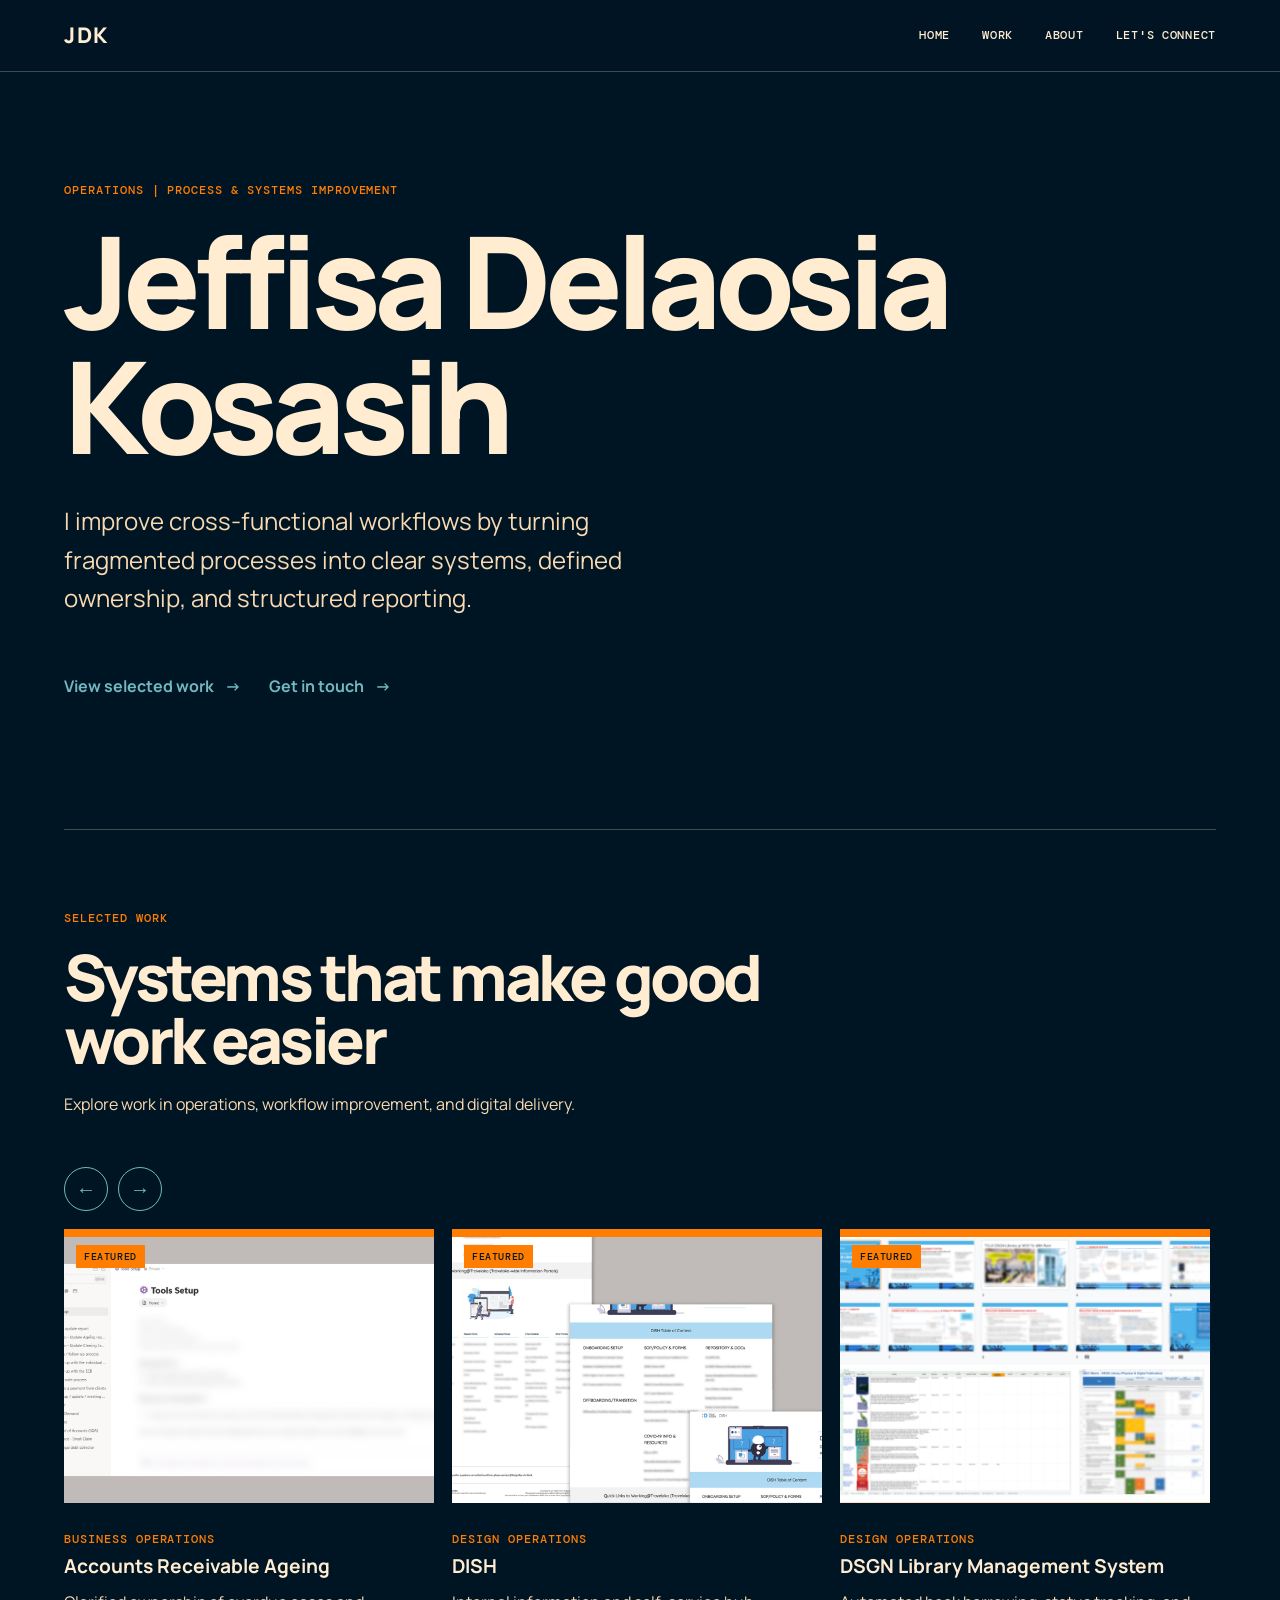
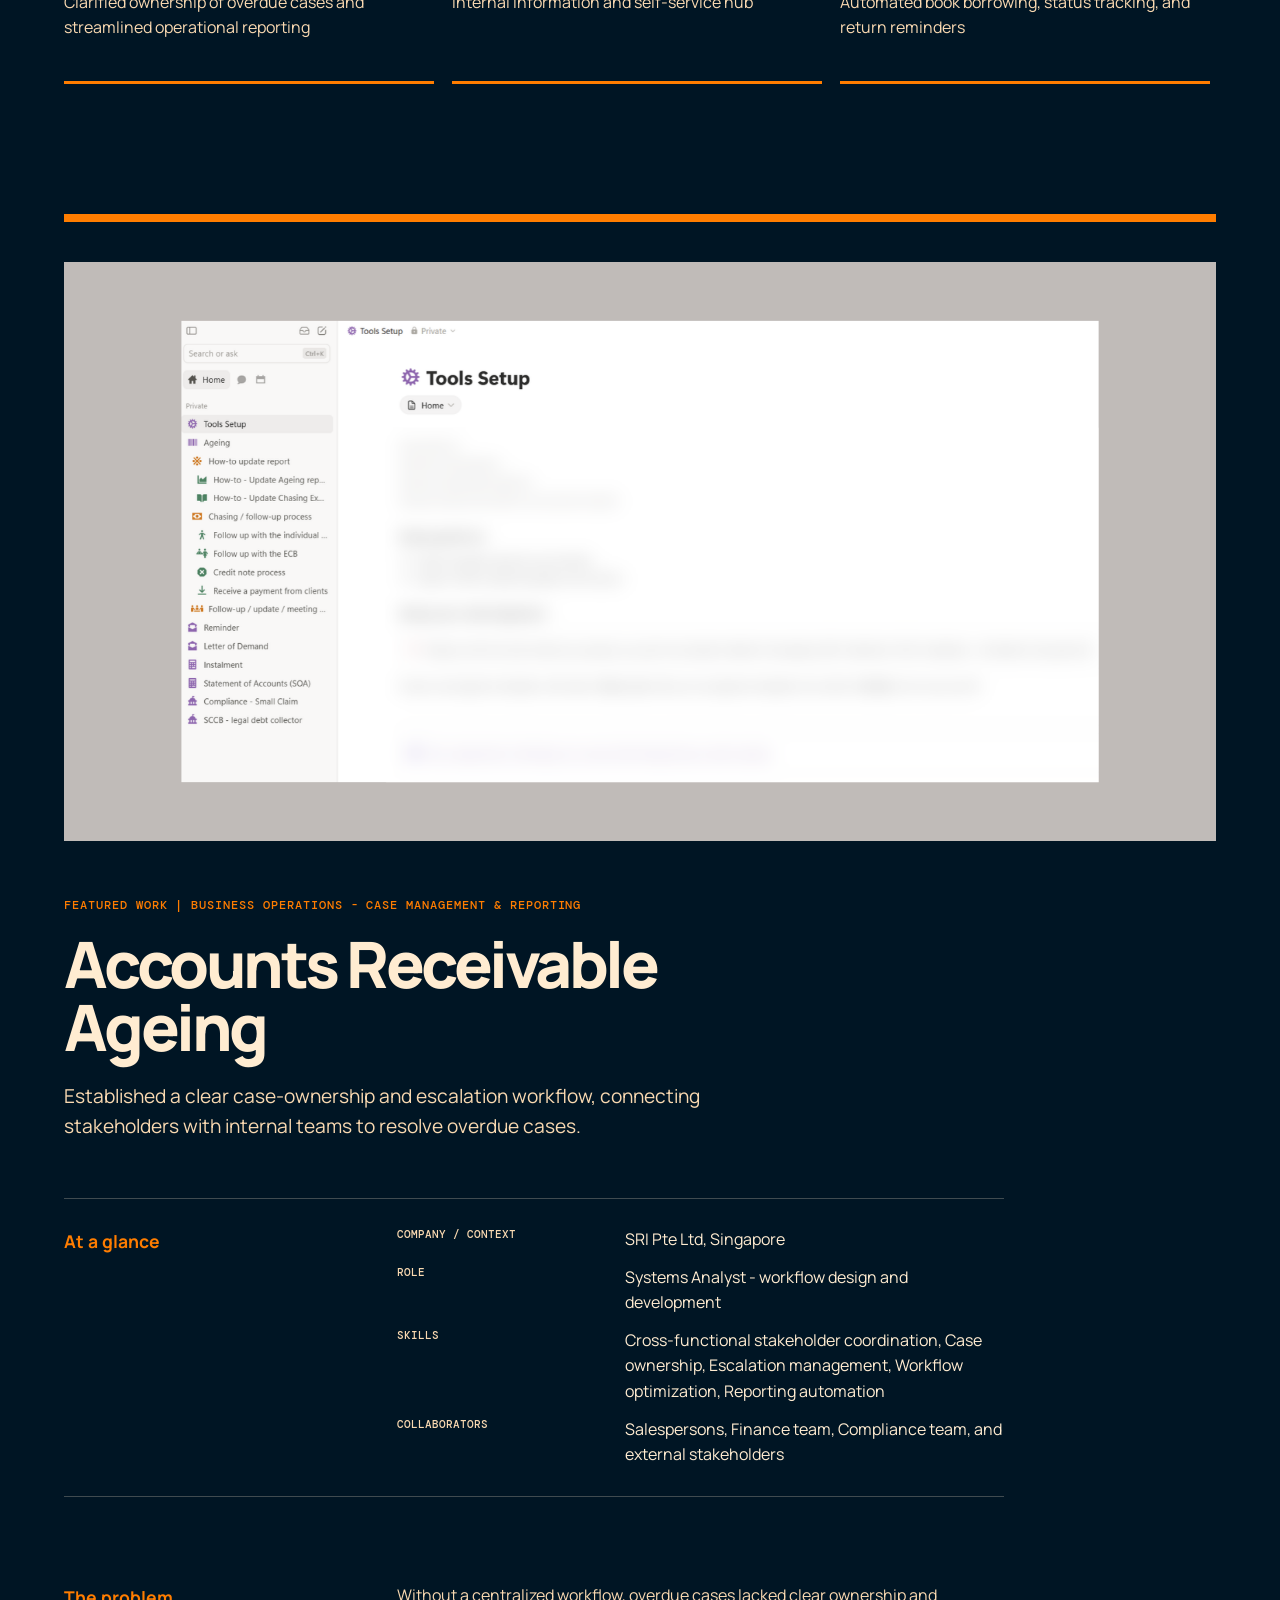
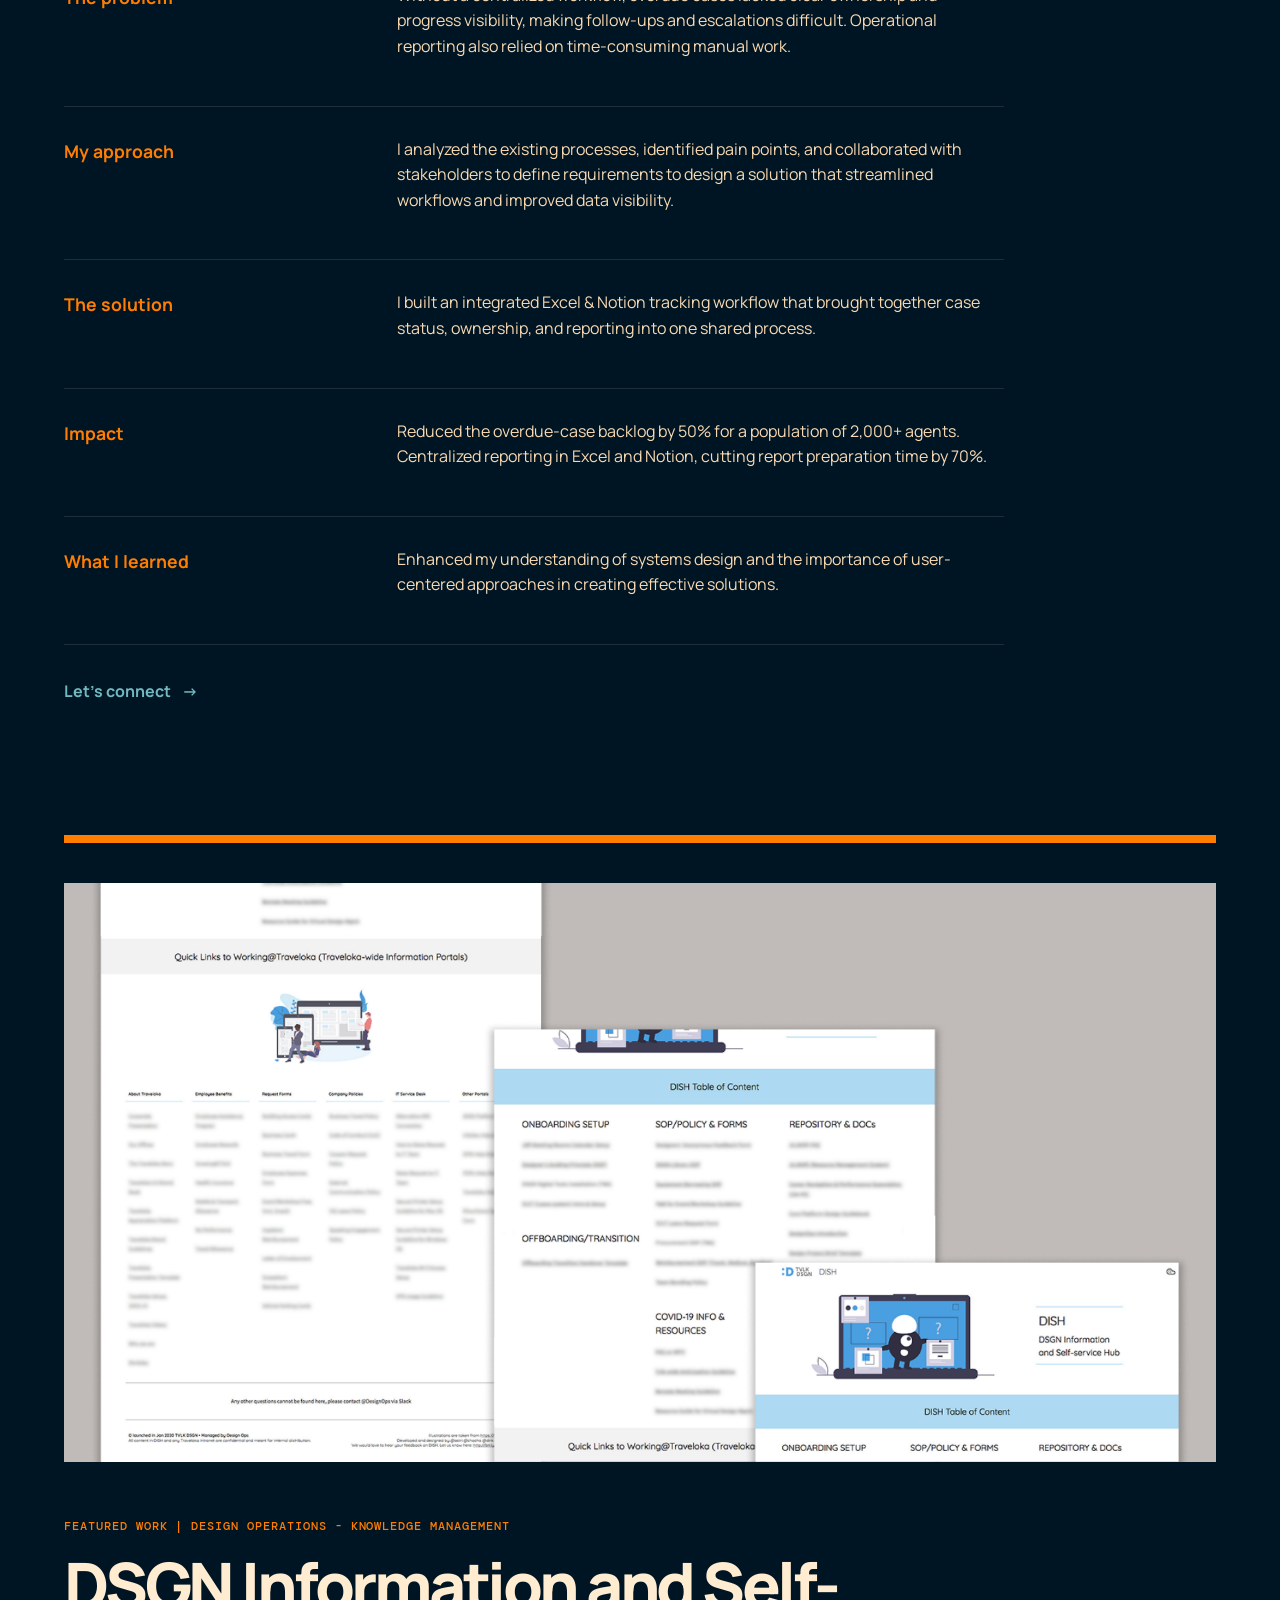
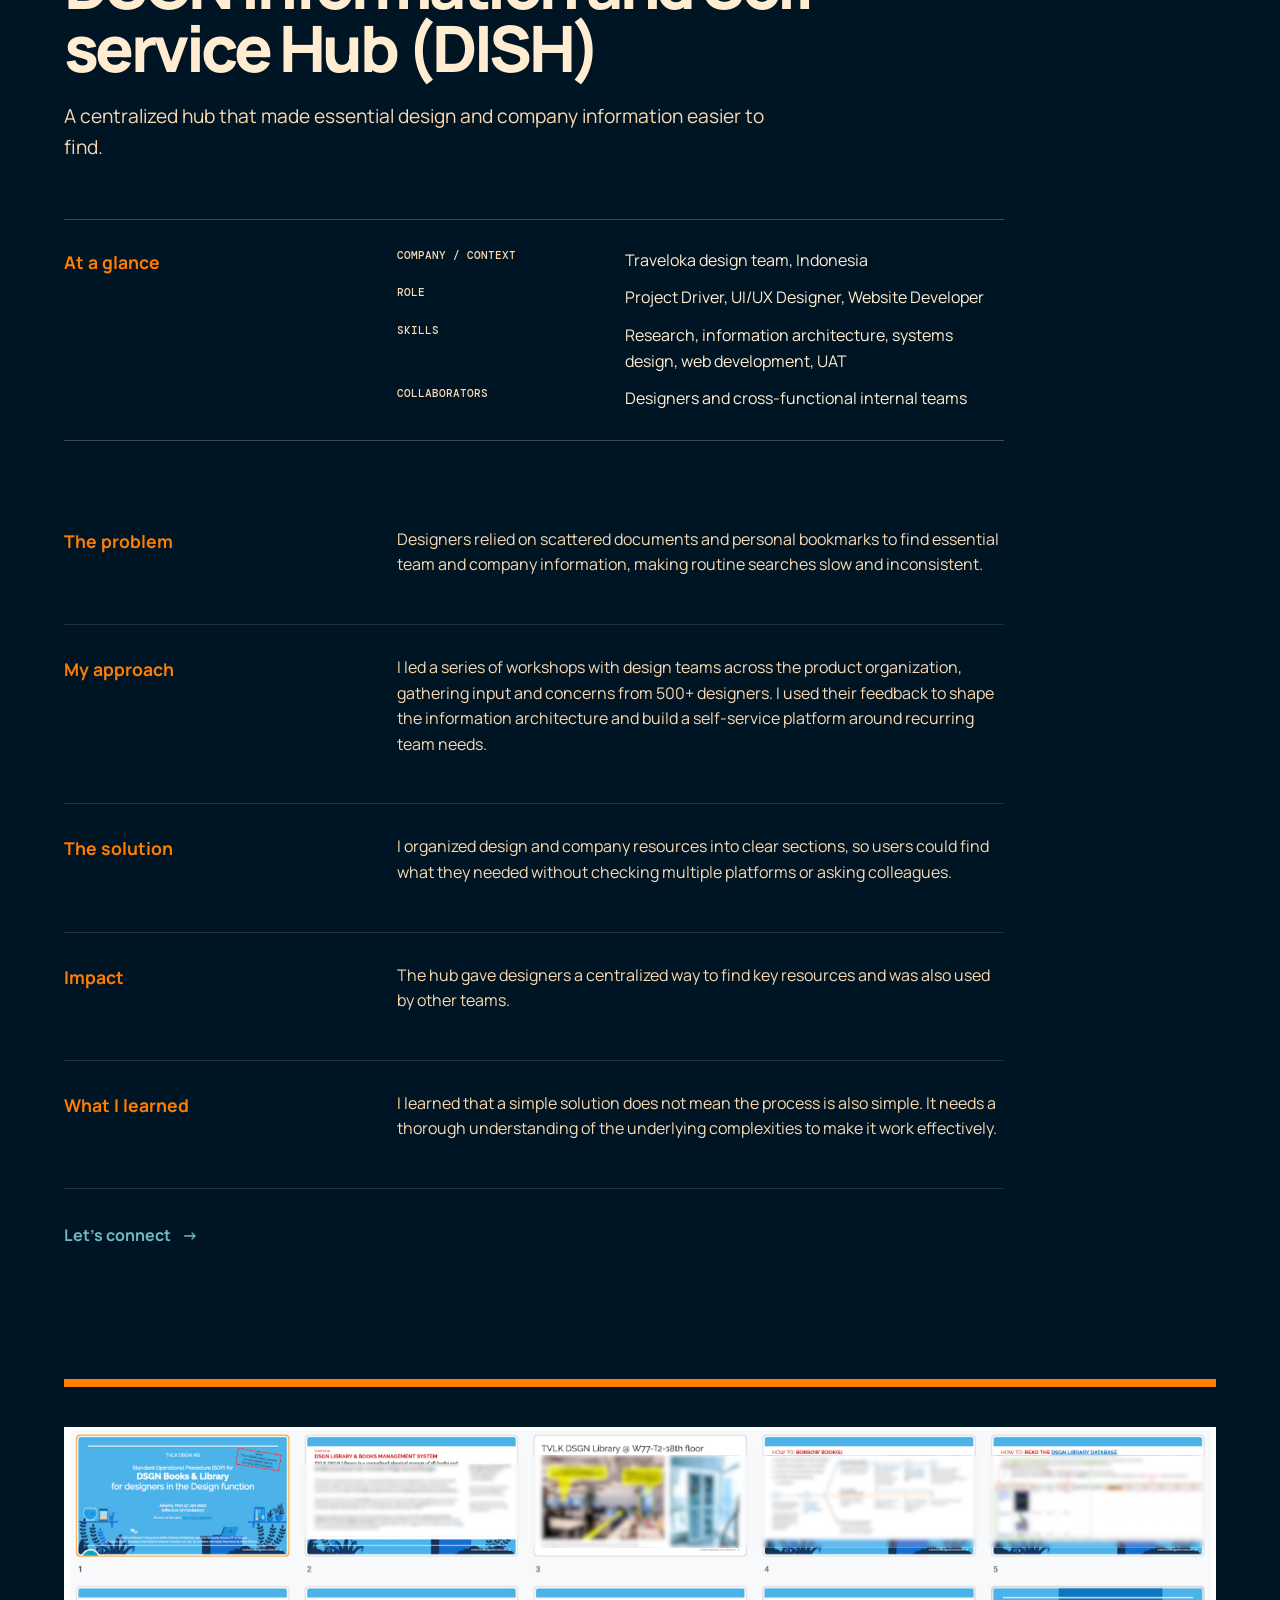
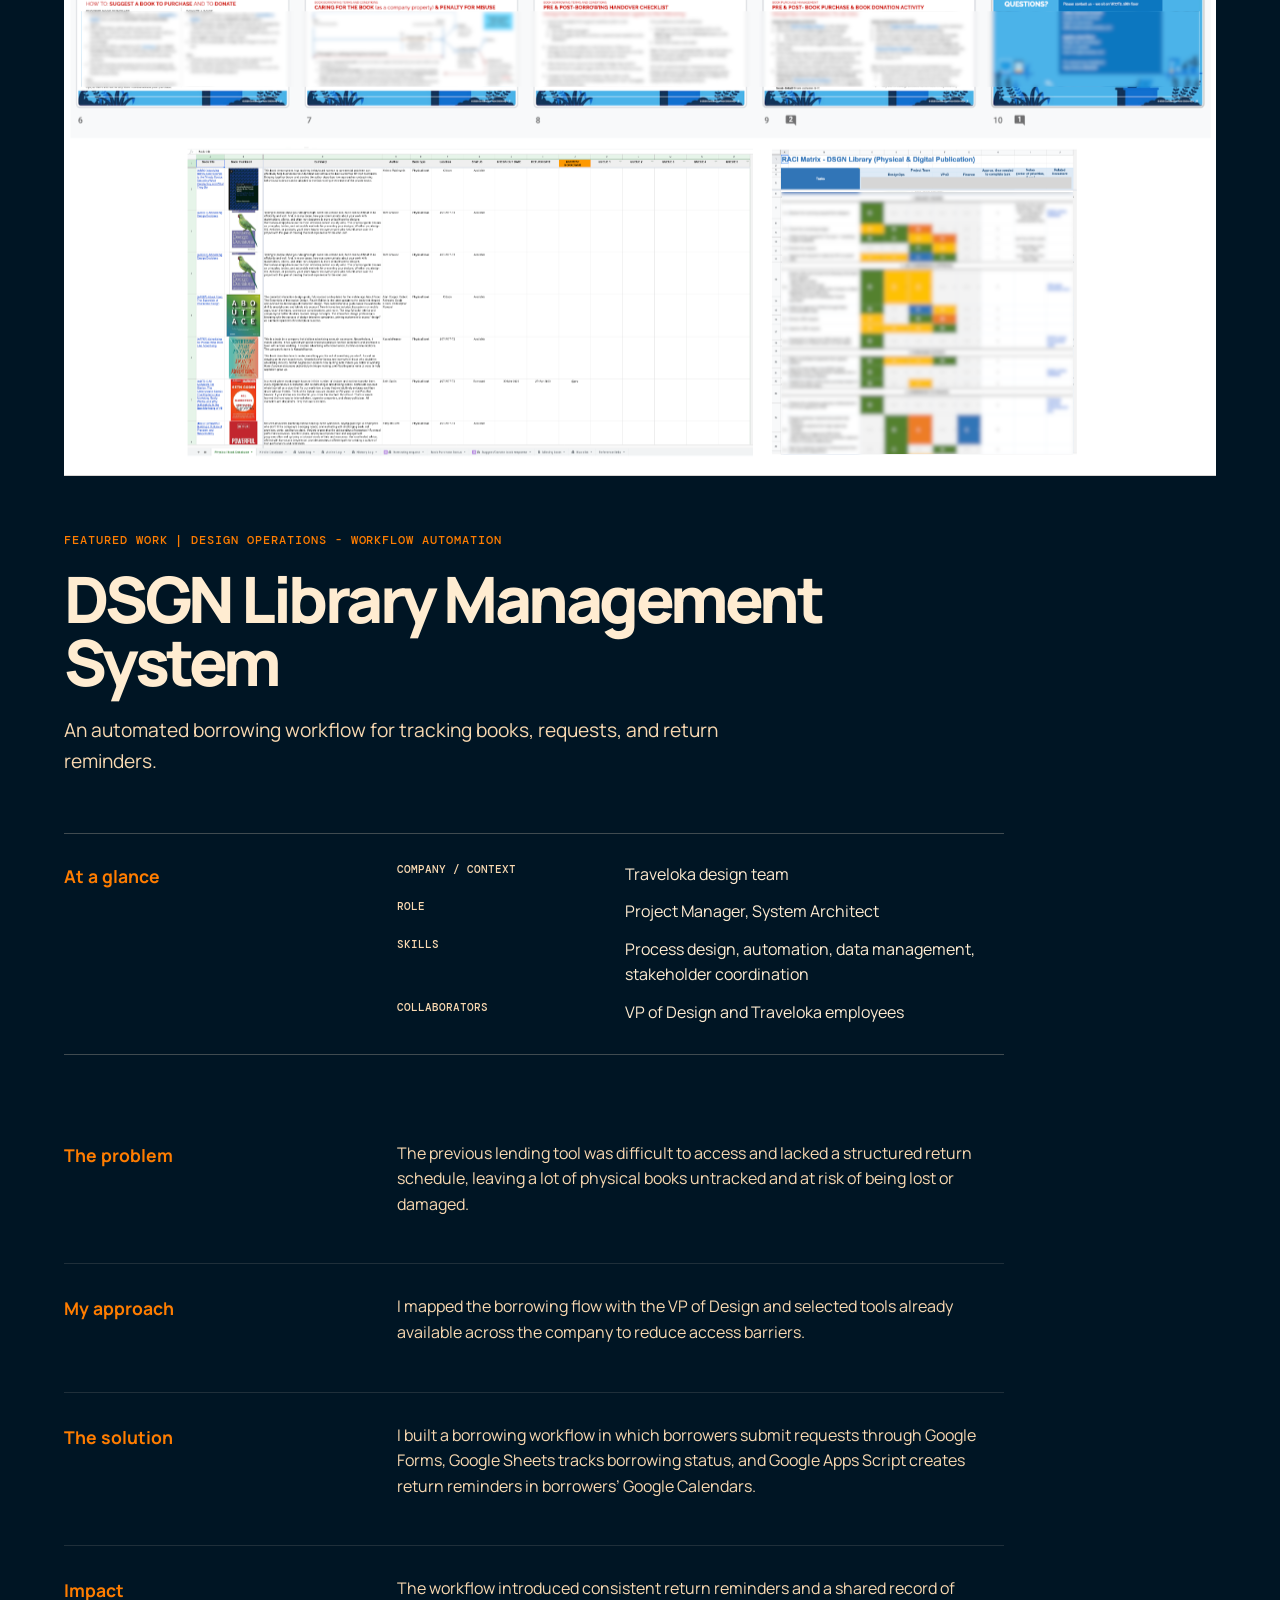
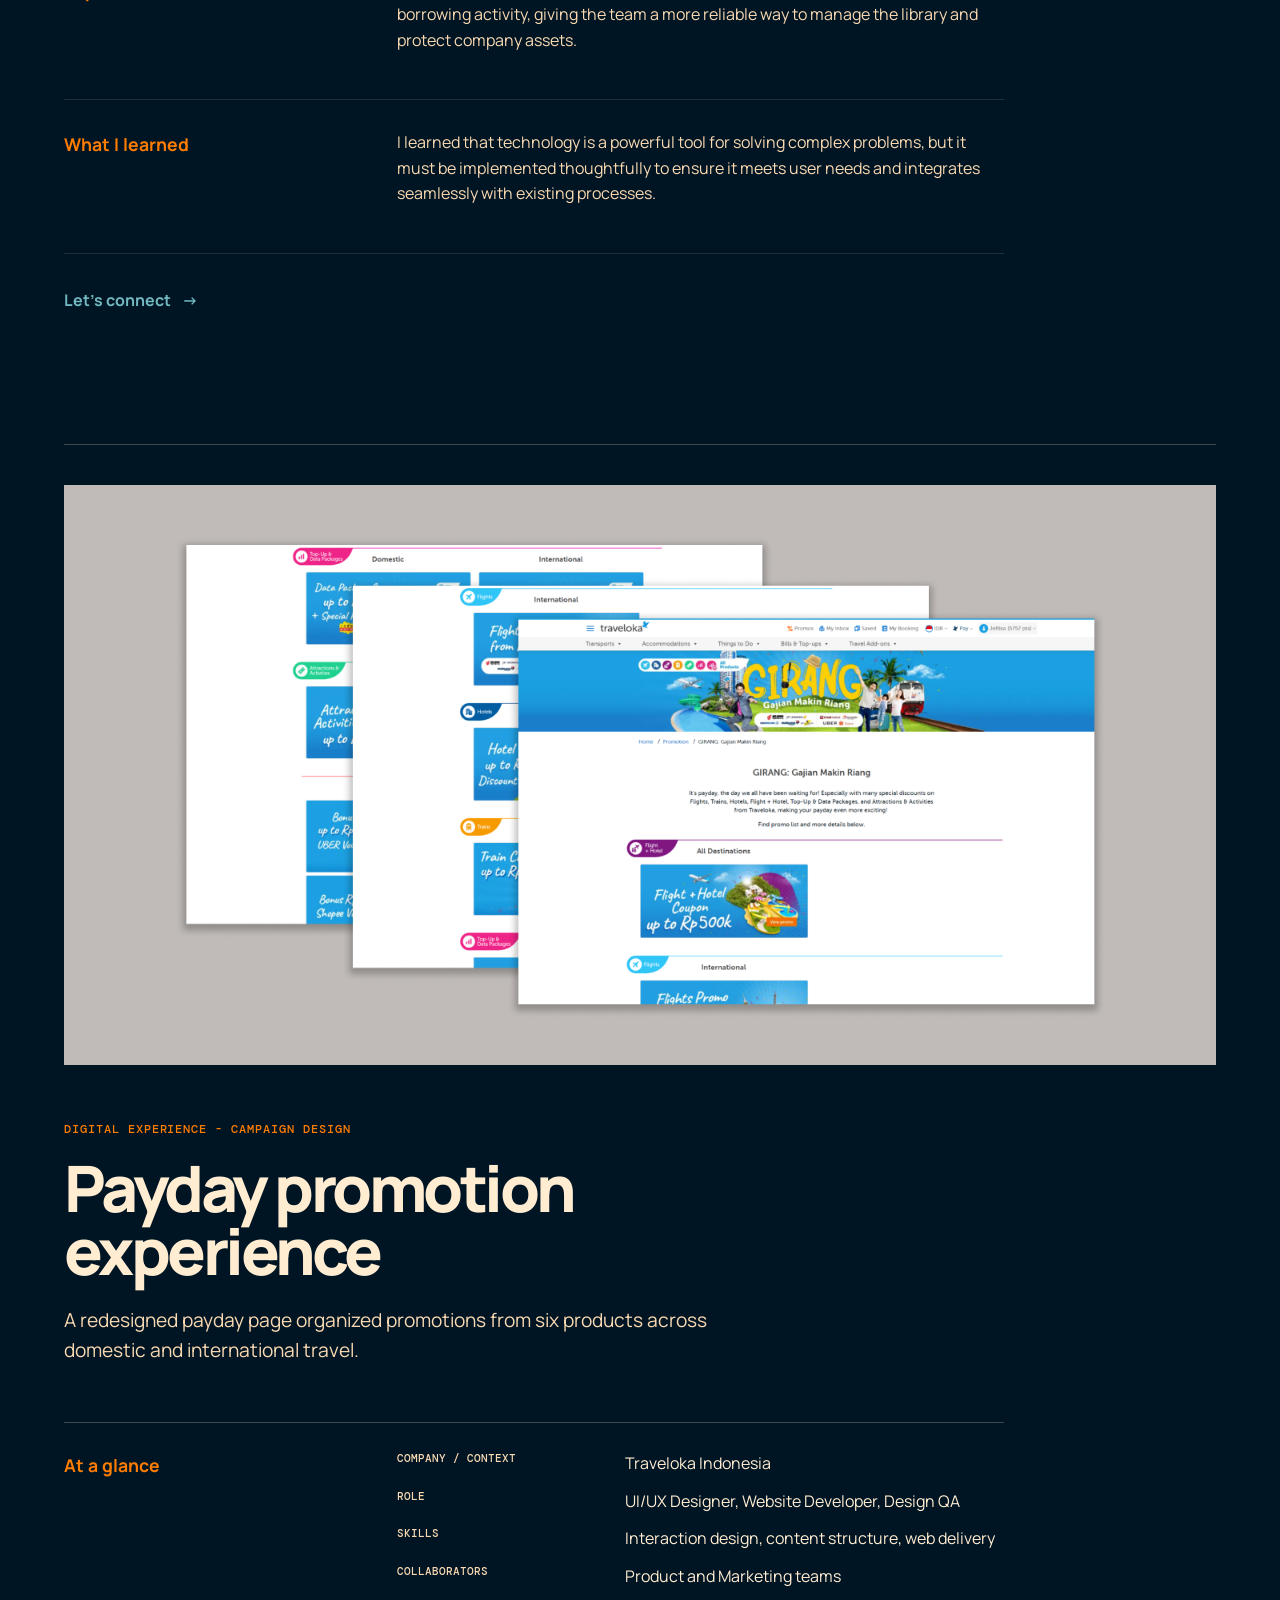
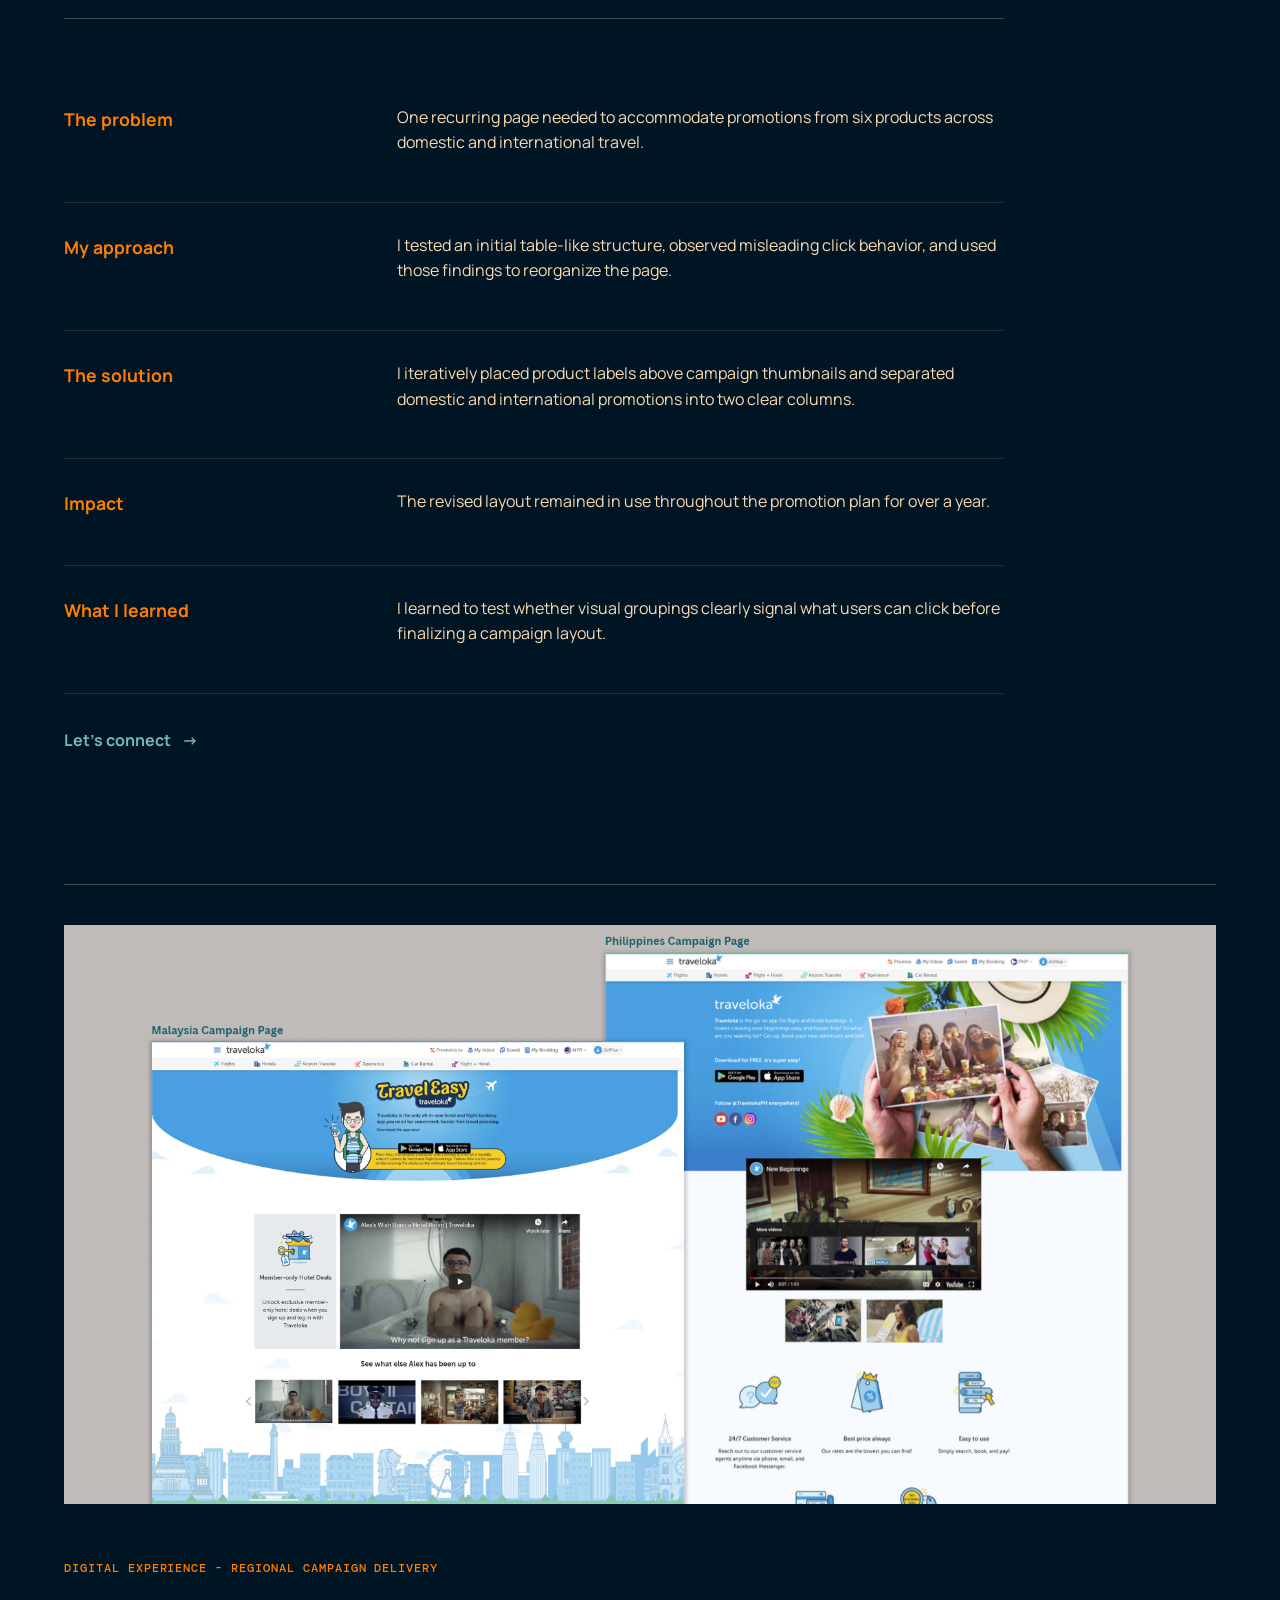
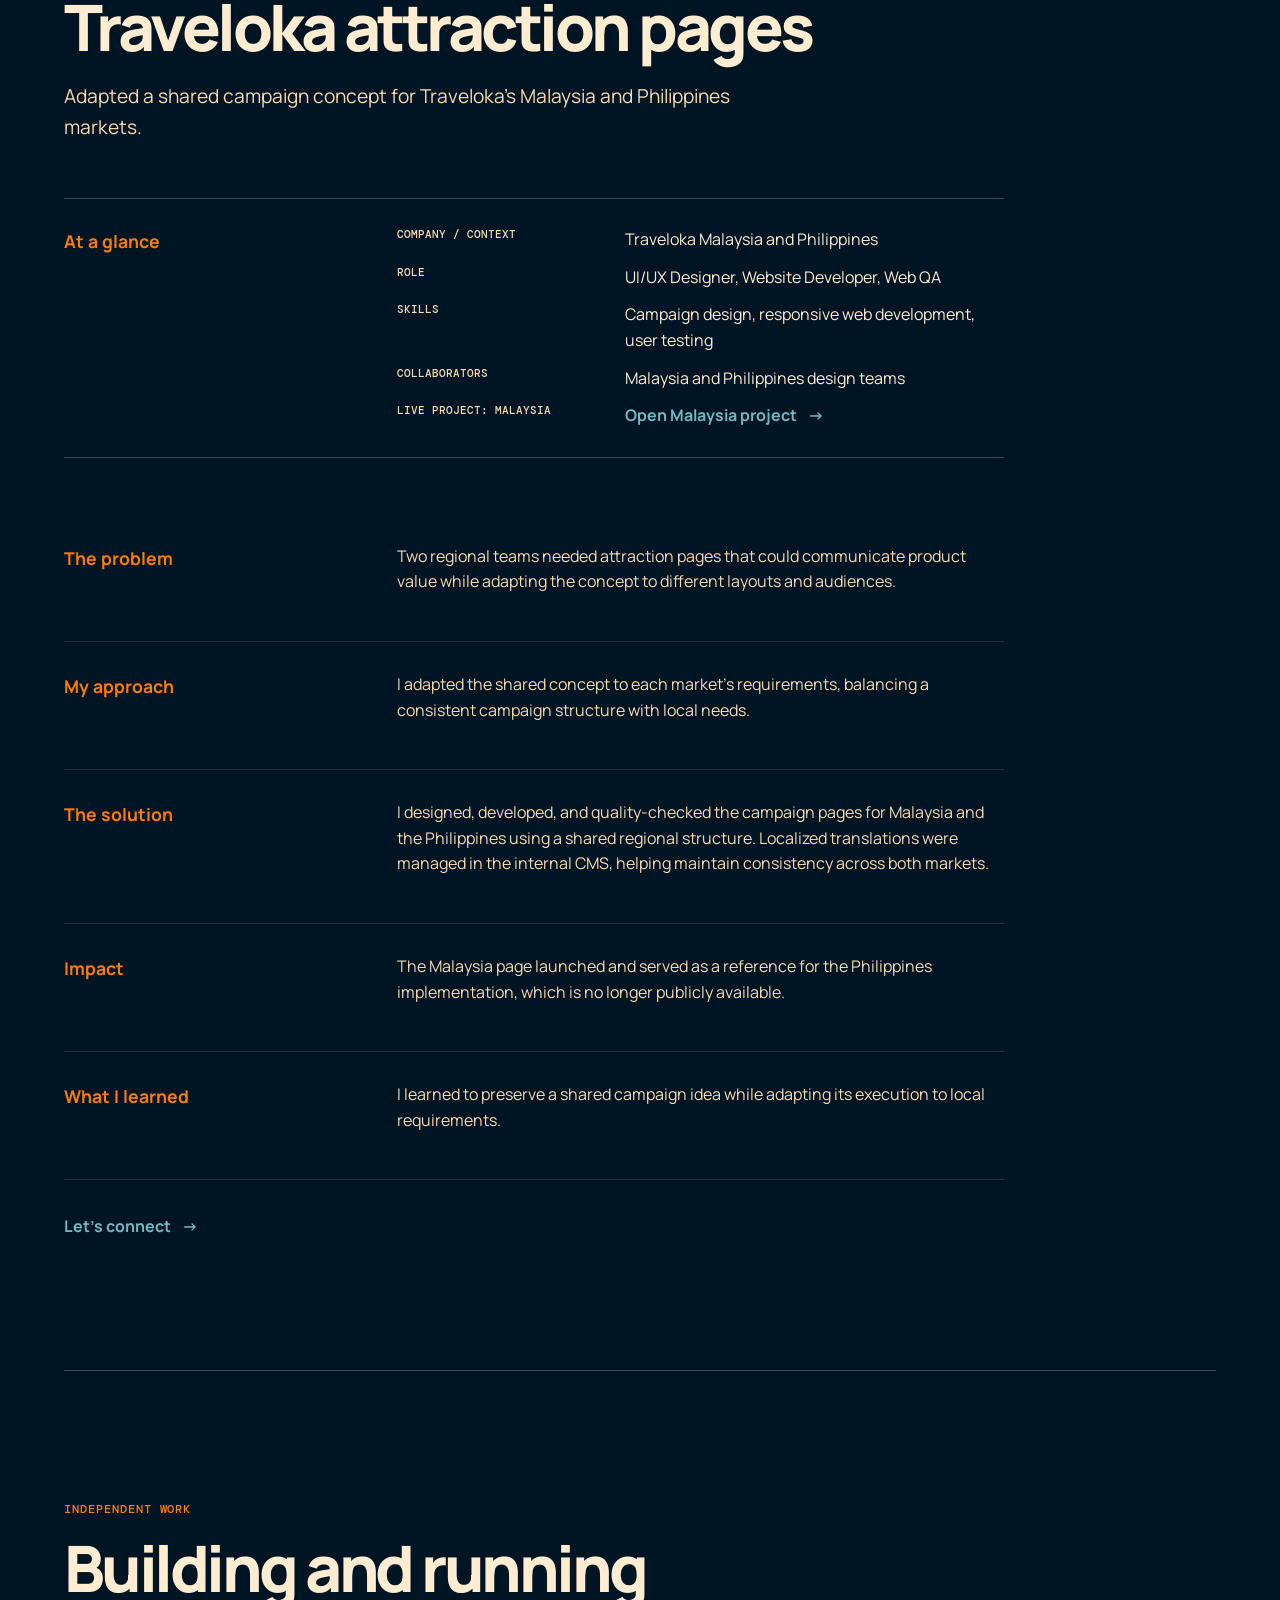
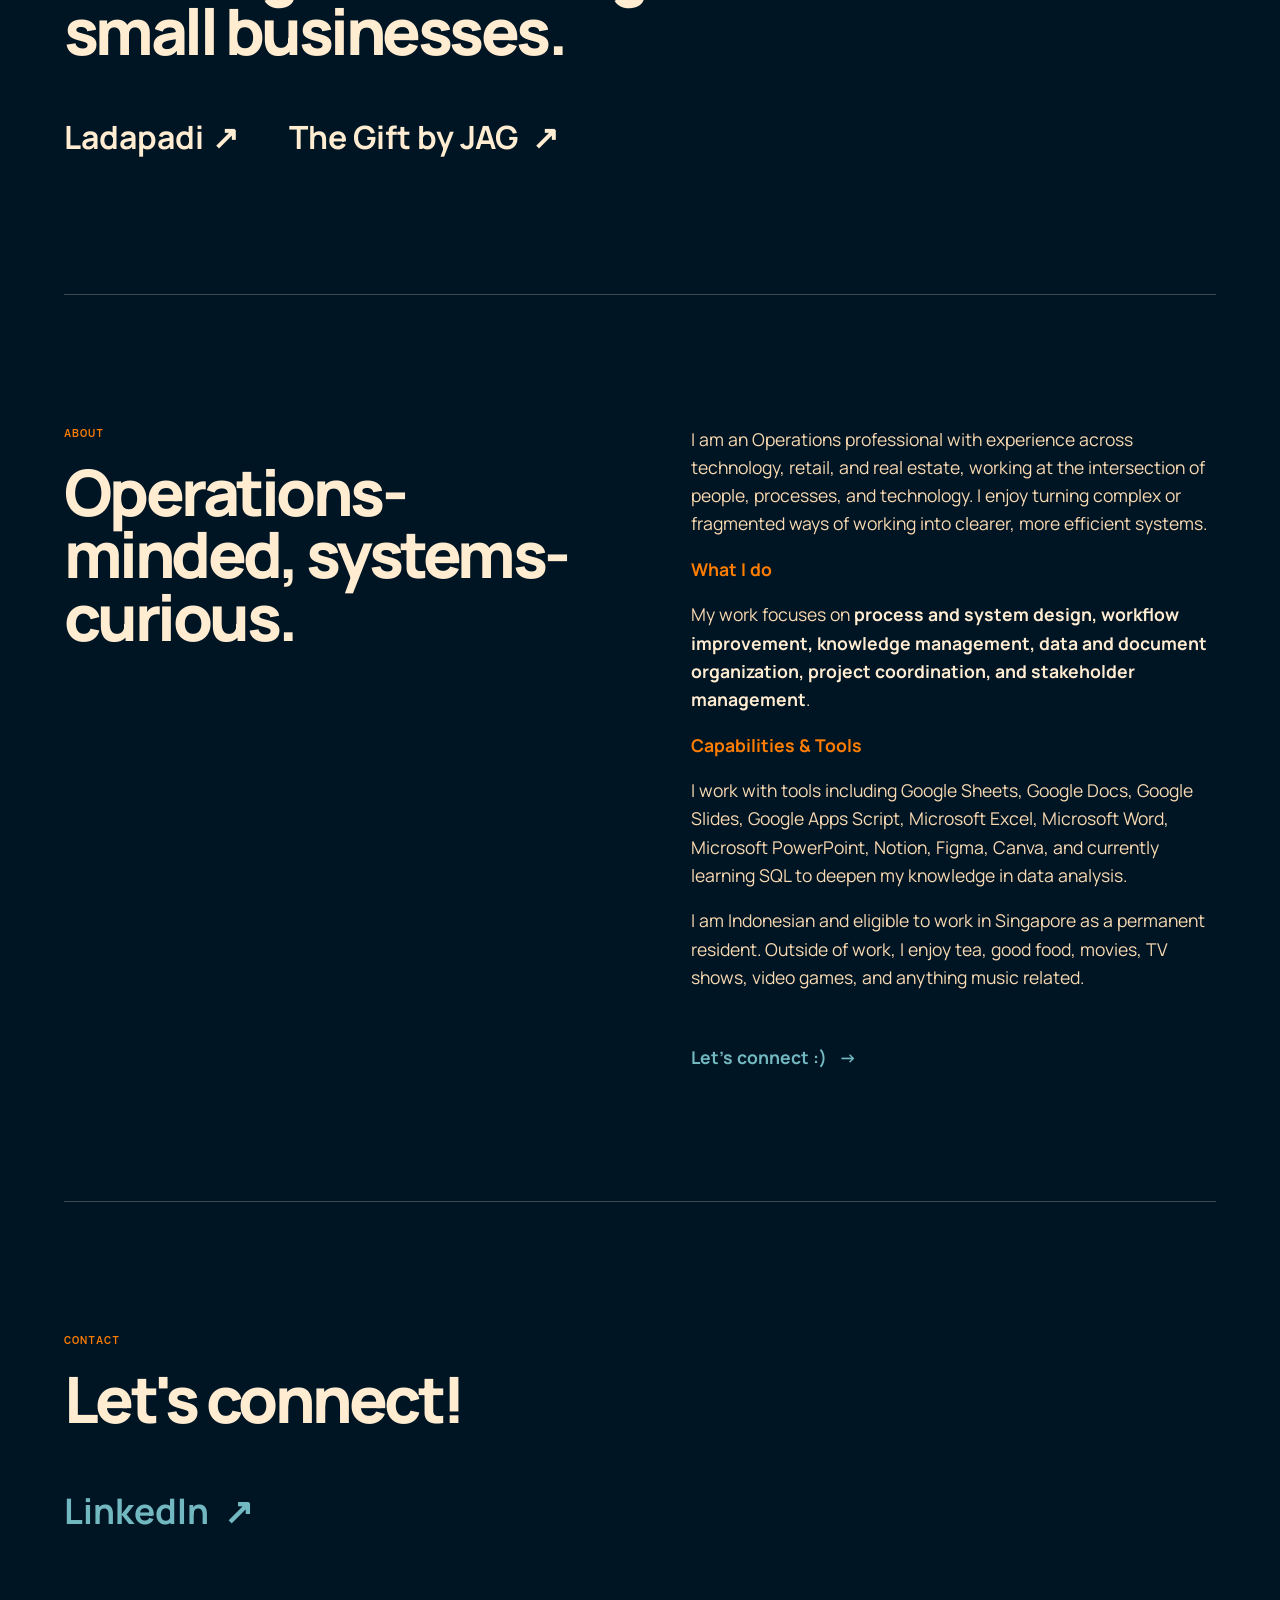
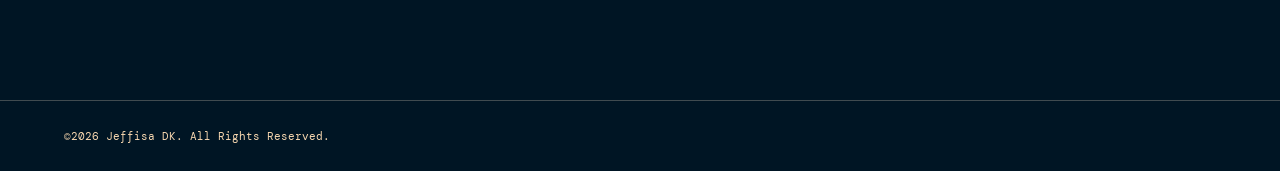
<file: index.html>
<!DOCTYPE html>
<html lang="en">

<head>
    <meta charset="UTF-8">
    <meta name="viewport" content="width=device-width, initial-scale=1.0">
    <meta name="description" content="Jeffisa Delaosia Kosasih - Product Operations and Business Operations portfolio.">
    <link rel="stylesheet" href="style.css">
    <title>Jeffisa Delaosia Kosasih | Work Showcase</title>
</head>

<body>
    <header class="site-header">
        <a class="logo" href="#home" aria-label="Jeffisa Delaosia Kosasih home">JDK</a>
        <nav class="site-nav" aria-label="Primary navigation"><a href="#home">Home</a><a href="#work">Work</a><a
                href="#about">About</a><a href="#contact">Let's connect</a></nav>
    </header>
    <main>
        <section class="hero" id="home" aria-labelledby="hero-title">
            <p class="eyebrow">Operations | Process & Systems Improvement</p>
            <h1 id="hero-title">Jeffisa Delaosia Kosasih</h1>
            <p class="hero-lede">I improve cross-functional workflows by turning fragmented processes into clear systems, defined ownership, and structured reporting.
            </p>
            <div class="hero-actions"><a class="text-button" href="#work">View selected work <span
                        aria-hidden="true">&#8594;</span></a><a class="text-button" href="#contact">Get in touch <span
                        aria-hidden="true">&#8594;</span></a></div>
        </section>
        <section class="work-index" id="work" aria-labelledby="work-title">
            <div class="section-heading">
                <p class="eyebrow">Selected work</p>
                <h2 id="work-title">Systems that make good work easier</h2>
                <p>Explore work in operations, workflow improvement, and digital delivery.</p>
            </div>
            <div class="work-gallery" data-work-gallery>
                <div class="work-controls" aria-label="Selected work controls"><button class="work-arrow" type="button"
                        data-work-prev aria-label="Show previous projects">&#8592;</button><button class="work-arrow"
                        type="button" data-work-next aria-label="Show next projects">&#8594;</button></div>
                <div class="work-viewport" data-work-viewport>
                    <div class="work-track" data-work-track>
                        <a class="work-card work-card-featured" href="#ageing"><img src="./picture/dm1.png"
                                alt="Preview of Accounts Receivable Ageing workflow"><span class="card-type">Business Operations</span>
                            <h3>Accounts Receivable Ageing</h3>
                            <p>Clarified ownership of overdue cases and streamlined operational reporting</p>
                        </a>
                        <a class="work-card work-card-featured" href="#dish"><img src="./picture/do1-p3.png"
                                alt="Preview of the DISH information hub"><span class="card-type">Design Operations</span>
                            <h3>DISH</h3>
                            <p>Internal information and self-service hub</p>
                        </a>
                        <a class="work-card work-card-featured" href="#library"><img src="./picture/do2-p2.svg"
                                alt="Preview of the DSGN Library Management System"><span class="card-type">Design Operations</span>
                            <h3>DSGN Library Management System</h3>
                            <p>Automated book borrowing, status tracking, and return reminders</p>
                        </a>
                        <a class="work-card" href="#payday"><img src="./picture/wdd1.png"
                                alt="Preview of a payday promotion page"><span class="card-type">Digital
                                Experience</span>
                            <h3>Payday promotion experience</h3>
                            <p>Restructured monthly promotions across six products and two travel categories</p>
                        </a>
                        <a class="work-card" href="#attraction"><img src="./picture/wdd2-p3.png"
                                alt="Preview of a Traveloka attraction page"><span class="card-type">Digital
                                Experience</span>
                            <h3>Traveloka attraction pages</h3>
                            <p>Adapted a campaign concept for Traveloka Malaysia and the Philippines</p>
                        </a>
                    </div>
                </div>
            </div>
        </section>
        <section class="case-studies" aria-label="Case studies">
            <article class="case-study featured-case" id="ageing">
                <div class="case-visual"><img src="./picture/dm1.png" alt="Accounts Receivable (AR)"></div>
                <div class="case-content">
                    <p class="card-type">Featured work | Business Operations - Case Management & Reporting</p>
                    <h2>Accounts Receivable Ageing</h2>
                    <p class="outcome">Established a clear case-ownership and escalation workflow, connecting stakeholders with internal teams to resolve overdue cases.</p>
                    <div class="at-a-glance">
                        <h3>At a glance</h3>
                        <dl>
                            <dt>Company / context</dt>
                            <dd>SRI Pte Ltd, Singapore</dd>
                            <dt>Role</dt>
                            <dd>Systems Analyst - workflow design and development</dd>
                            <dt>Skills</dt>
                            <dd>Cross-functional stakeholder coordination, Case ownership, Escalation management, Workflow optimization, Reporting automation</dd>
                            <dt>Collaborators</dt>
                            <dd>Salespersons, Finance team, Compliance team, and external stakeholders</dd>
                        </dl>
                    </div>
                    <div class="case-section">
                        <h3>The problem</h3>
                        <p>Without a centralized workflow, overdue cases lacked clear ownership and progress visibility, making follow-ups and escalations difficult. Operational reporting also relied on time-consuming manual work.</p>
                    </div>
                    <div class="case-section">
                        <h3>My approach</h3>
                        <p>I analyzed the existing processes, identified pain points, and collaborated with stakeholders to define requirements to design a solution that streamlined workflows and improved data visibility.</p>
                    </div>
                    <div class="case-section">
                        <h3>The solution</h3>
                        <p>I built an integrated Excel & Notion tracking workflow that brought together case status, ownership, and reporting into one shared process.</p>
                    </div>
                    <div class="case-section">
                        <h3>Impact</h3>
                        <p>Reduced the overdue-case backlog by 50% for a population of 2,000+ agents. Centralized reporting in Excel and Notion, cutting report preparation time by 70%.</p>
                    </div>
                    <div class="case-section">
                        <h3>What I learned</h3>
                        <p>Enhanced my understanding of systems design and the importance of user-centered approaches in creating effective solutions.</p>
                    </div>
                    <a class="case-contact text-button" href="#contact">Let's connect <span
                            aria-hidden="true">&#8594;</span></a>
                </div>
            </article>
            <article class="case-study featured-case" id="dish">
                <div class="case-visual"><img src="./picture/do1-p3.png" alt="DISH information hub preview"></div>
                <div class="case-content">
                    <p class="card-type">Featured work | Design Operations - Knowledge Management</p>
                    <h2>DSGN Information and Self-service Hub (DISH)</h2>
                    <p class="outcome">A centralized hub that made essential design and company information easier to
                        find.</p>
                    <div class="at-a-glance">
                        <h3>At a glance</h3>
                        <dl>
                            <dt>Company / context</dt>
                            <dd>Traveloka design team, Indonesia</dd>
                            <dt>Role</dt>
                            <dd>Project Driver, UI/UX Designer, Website Developer</dd>
                            <dt>Skills</dt>
                            <dd>Research, information architecture, systems design, web development, UAT</dd>
                            <dt>Collaborators</dt>
                            <dd>Designers and cross-functional internal teams</dd>
                        </dl>
                    </div>
                    <div class="case-section">
                        <h3>The problem</h3>
                        <p>Designers relied on scattered documents and personal bookmarks to find essential team and company information, making routine searches slow and inconsistent.</p>
                    </div>
                    <div class="case-section">
                        <h3>My approach</h3>
                        <p>I led a series of workshops with design teams across the product organization, gathering input and concerns from 500+ designers. I used their feedback to shape the information architecture and build a self-service platform around recurring team needs.</p>
                    </div>
                    <div class="case-section">
                        <h3>The solution</h3>
                        <p>I organized design and company resources into clear sections, so users could find what they needed without checking multiple platforms or asking colleagues.</p>
                    </div>
                    <div class="case-section">
                        <h3>Impact</h3>
                        <p>The hub gave designers a centralized way to find key resources and was also used by other teams.</p>
                    </div>
                    <div class="case-section">
                        <h3>What I learned</h3>
                        <p>I learned that a simple solution does not mean the process is also simple. It needs a thorough understanding of the underlying complexities to make it work effectively.</p>
                    </div><a class="case-contact text-button" href="#contact">Let's connect <span
                            aria-hidden="true">&#8594;</span></a>
                </div>
            </article>
            <article class="case-study featured-case" id="library">
                <div class="case-visual"><img src="./picture/do2-p2.svg" alt="DSGN Library Management System preview">
                </div>
                <div class="case-content">
                    <p class="card-type">Featured work | Design Operations - Workflow Automation</p>
                    <h2>DSGN Library Management System</h2>
                    <p class="outcome">An automated borrowing workflow for tracking books, requests, and return reminders.</p>
                    <div class="at-a-glance">
                        <h3>At a glance</h3>
                        <dl>
                            <dt>Company / context</dt>
                            <dd>Traveloka design team</dd>
                            <dt>Role</dt>
                            <dd>Project Manager, System Architect</dd>
                            <dt>Skills</dt>
                            <dd>Process design, automation, data management, stakeholder coordination</dd>
                            <dt>Collaborators</dt>
                            <dd>VP of Design and Traveloka employees</dd>
                        </dl>
                    </div>
                    <div class="case-section">
                        <h3>The problem</h3>
                        <p>The previous lending tool was difficult to access and lacked a structured return schedule,
                            leaving a lot of physical books untracked and at risk of being lost or damaged.</p>
                    </div>
                    <div class="case-section">
                        <h3>My approach</h3>
                        <p>I mapped the borrowing flow with the VP of Design and selected tools already available across
                            the company to reduce access barriers.</p>
                    </div>
                    <div class="case-section">
                        <h3>The solution</h3>
                        <p>I built a borrowing workflow in which borrowers submit requests through Google Forms, Google Sheets tracks borrowing status, and Google Apps Script creates return reminders in borrowers’ Google Calendars.</p>
                    </div>
                    <div class="case-section">
                        <h3>Impact</h3>
                        <p>The workflow introduced consistent return reminders and a shared record of borrowing activity, giving the team a more reliable way to manage the library and protect company assets.</p>
                    </div>
                    <div class="case-section">
                        <h3>What I learned</h3>
                        <p>I learned that technology is a powerful tool for solving complex problems, but it must be implemented thoughtfully to ensure it meets user needs and integrates seamlessly with existing processes.</p>
                    </div><a class="case-contact text-button" href="#contact">Let's connect <span
                            aria-hidden="true">&#8594;</span></a>
                </div>
            </article>
            <article class="case-study" id="payday">
                <div class="case-visual"><img src="./picture/wdd1.png" alt="Payday promotion experience preview"></div>
                <div class="case-content">
                    <p class="card-type">Digital Experience - Campaign Design</p>
                    <h2>Payday promotion experience</h2>
                    <p class="outcome">A redesigned payday page organized promotions from six products across domestic and international travel.</p>
                    <div class="at-a-glance">
                        <h3>At a glance</h3>
                        <dl>
                            <dt>Company / context</dt>
                            <dd>Traveloka Indonesia</dd>
                            <dt>Role</dt>
                            <dd>UI/UX Designer, Website Developer, Design QA</dd>
                            <dt>Skills</dt>
                            <dd>Interaction design, content structure, web delivery</dd>
                            <dt>Collaborators</dt>
                            <dd>Product and Marketing teams</dd>
                        </dl>
                    </div>
                    <div class="case-section">
                        <h3>The problem</h3>
                        <p>One recurring page needed to accommodate promotions from six products across domestic and international travel.</p>
                    </div>
                    <div class="case-section">
                        <h3>My approach</h3>
                        <p>I tested an initial table-like structure, observed misleading click behavior, and used those
                            findings to reorganize the page.</p>
                    </div>
                    <div class="case-section">
                        <h3>The solution</h3>
                        <p>I iteratively placed product labels above campaign thumbnails and separated domestic and
                            international promotions into two clear columns.</p>
                    </div>
                    <div class="case-section">
                        <h3>Impact</h3>
                        <p>The revised layout remained in use throughout the promotion plan for over a year.</p>
                    </div>
                    <div class="case-section">
                        <h3>What I learned</h3>
                        <p>I learned to test whether visual groupings clearly signal what users can click before finalizing a campaign layout.</p>
                    </div><a class="case-contact text-button" href="#contact">Let's connect <span
                            aria-hidden="true">&#8594;</span></a>
                </div>
            </article>
            <article class="case-study" id="attraction">
                <div class="case-visual"><img src="./picture/wdd2-p3.png" alt="Traveloka attraction page preview">
                    </a>
                </div>
                <div class="case-content">
                    <p class="card-type">Digital Experience - Regional Campaign Delivery</p>
                    <h2>Traveloka attraction pages</h2>
                    <p class="outcome">Adapted a shared campaign concept for Traveloka’s Malaysia and Philippines markets.</p>
                    <div class="at-a-glance">
                        <h3>At a glance</h3>
                        <dl>
                            <dt>Company / context</dt>
                            <dd>Traveloka Malaysia and Philippines</dd>
                            <dt>Role</dt>
                            <dd>UI/UX Designer, Website Developer, Web QA</dd>
                            <dt>Skills</dt>
                            <dd>Campaign design, responsive web development, user testing</dd>
                            <dt>Collaborators</dt>
                            <dd>Malaysia and Philippines design teams</dd>
                            <dt>Live project: Malaysia</dt>
                            <dd><a class="text-button" href="https://www.traveloka.com/en-my/traveleasy" target="_blank" rel="noreferrer">Open Malaysia project <span
                            aria-hidden="true">&#8594;</span></a></dd>
                        </dl>
                    </div>
                    <div class="case-section">
                        <h3>The problem</h3>
                        <p>Two regional teams needed attraction pages that could communicate product value while
                            adapting the concept to different layouts and audiences.</p>
                    </div>
                    <div class="case-section">
                        <h3>My approach</h3>
                        <p>I adapted the shared concept to each market’s requirements, balancing a consistent campaign structure with local needs.</p>
                    </div>
                    <div class="case-section">
                        <h3>The solution</h3>
                        <p>I designed, developed, and quality-checked the campaign pages for Malaysia and the Philippines using a shared regional structure. Localized translations were managed in the internal CMS, helping maintain consistency across both markets.</p>
                    </div>
                    <div class="case-section">
                        <h3>Impact</h3>
                        <p>The Malaysia page launched and served as a reference for the Philippines implementation, which is no longer publicly available.</p>
                    </div>
                    <div class="case-section">
                        <h3>What I learned</h3>
                        <p>I learned to preserve a shared campaign idea while adapting its execution to local requirements.</p>
                    </div><a class="case-contact text-button" href="#contact">Let's connect <span
                            aria-hidden="true">&#8594;</span></a>
                </div>
            </article>
        </section>
        <section class="independent-work" aria-labelledby="independent-title">
            <div class="section-heading">
                <p class="eyebrow">Independent work</p>
                <h2 id="independent-title">Building and running small businesses.</h2>
            </div>
            <div class="independent-links">
                <a href="https://www.instagram.com/sambal.ladapadi/" target="_blank" rel="noreferrer">Ladapadi<span aria-hidden="true">&#8599;</span></a>
                <a href="https://www.instagram.com/thegiftbyjag/" target="_blank" rel="noreferrer">The Gift by JAG <span aria-hidden="true">&#8599;</span></a>
            </div>
        </section>
        <section class="about-section" id="about" aria-labelledby="about-title">
            <div>
                <p class="eyebrow">About</p>
                <h2 id="about-title">Operations-minded, systems-curious.</h2>
            </div>
            <div class="about-copy">
                <p>I am an Operations professional with experience across technology, retail, and real estate, working at the intersection of people, processes, and technology. I enjoy turning complex or fragmented ways of working into clearer, more efficient systems.</p>
                <h3>What I do</h3><p>My work focuses on <strong>process and system design, workflow improvement, knowledge management, data and document organization, project coordination, and stakeholder management</strong>.</p> 
                <h3>Capabilities & Tools</h3><p>I work with tools including Google Sheets, Google Docs,
                    Google Slides, Google Apps Script, Microsoft Excel, Microsoft Word, Microsoft PowerPoint, Notion, Figma, Canva, and currently learning SQL to deepen my knowledge in data analysis.</p>
                <p>I am Indonesian and eligible to work in Singapore as a permanent resident. Outside of work, I enjoy tea, good food, movies, TV shows, video
                    games, and anything music related.</p><a class="case-contact text-button" href="#contact">Let's connect :)  <span
                            aria-hidden="true">&#8594;</span></a>
            </div>
        </section>
        <section class="contact-section" id="contact" aria-labelledby="contact-title">
            <p class="eyebrow">Contact</p>
            <h2 id="contact-title">Let's connect!</h2><a
                class="contact-link" href="https://www.linkedin.com/in/jeffisa-delaosia-k-0b589a56/" target="_blank"
                rel="noreferrer">LinkedIn <span aria-hidden="true">&#8599;</span></a>
        </section>
    </main>
    <footer class="site-footer">&#169;2026 Jeffisa DK. All Rights Reserved.</footer>
    <script src="script.js"></script>
</body>

</html>
</file>
<file: style.css>
@import url('https://fonts.googleapis.com/css2?family=DM+Mono:wght@400;500&family=Manrope:wght@400;500;600;700;800&display=swap');

:root {
	--ink: #FFECD1;
	--navy: #001524;
	--teal: #15616D;
	--link: #72B8C0;
	--orange: #FF7D00;
	--rust: #78290F;
	--gray: #C0BBB8;
	--line: rgba(255, 236, 209, .25);
}

* {
	box-sizing: border-box;
}

html {
	scroll-behavior: smooth;
}

body {
	margin: 0;
	overflow-x: hidden;
	background: var(--navy);
	color: var(--ink);
	font-family: 'Manrope', sans-serif;
	line-height: 1.6;
}

a {
	color: inherit;
	text-decoration: none;
}

img {
	display: block;
	max-width: 100%;
}

.site-header {
	position: sticky;
	top: 0;
	z-index: 10;
	display: flex;
	align-items: center;
	justify-content: space-between;
	padding: 18px 5vw;
	background: rgba(0, 21, 36, .94);
	border-bottom: 1px solid var(--line);
	backdrop-filter: blur(12px);
}

.logo {
	color: #FFECD1;
	font-size: 1.35rem;
	font-weight: 800;
	letter-spacing: .08em;
}

.site-nav {
	display: flex;
	gap: 32px;
	font: 500 12px 'DM Mono', monospace;
	text-transform: uppercase;
	letter-spacing: .06em;
}

.site-nav a:hover,
.contact-link:hover,
.independent-links a:hover,
.text-button:hover,
.case-contact:hover {
	color: var(--link);
}

.hero,
.work-index,
.case-studies,
.independent-work,
.about-section,
.contact-section {
	width: min(1280px, 90vw);
	margin: 0 auto;
}

.hero {
	min-height: 76vh;
	display: flex;
	flex-direction: column;
	justify-content: center;
	padding: 110px 0 130px;
}

.eyebrow,
.card-type {
	margin: 0 0 20px;
	color: var(--orange);
	font: 500 12px 'DM Mono', monospace;
	letter-spacing: .08em;
	text-transform: uppercase;
}

h1,
h2,
h3,
p {
	margin-top: 0;
}

h1,
h2 {
	overflow-wrap: anywhere;
	font-weight: 800;
	letter-spacing: -.055em;
	line-height: .98;
}

h1 {
	max-width: 100%;
	margin-bottom: 34px;
	color: var(--ink);
	font-size: clamp(3.6rem, 10vw, 9rem);
}

h2 {
	font-size: clamp(2.2rem, 5vw, 5rem);
}

h3 {
	font-size: 1.1rem;
}

.hero-lede {
	max-width: 600px;
	color: #f9d9b1;
	font-size: clamp(1.1rem, 2vw, 1.5rem);
}

.hero-actions {
	display: flex;
	flex-wrap: wrap;
	gap: 28px;
	margin-top: 32px;
}

.text-button,
.case-contact {
	color: var(--link);
	font-weight: 700;
}

.text-button span,
.contact-link span,
.independent-links span,
.case-contact span {
	display: inline-block;
	margin-left: 8px;
	transition: transform .2s;
}

.text-button:hover span,
.contact-link:hover span,
.independent-links a:hover span,
.case-contact:hover span {
	transform: translateX(5px);
}

.work-index {
	padding: 80px 0 130px;
	border-top: 1px solid var(--line);
}

.section-heading {
	max-width: 700px;
	margin-bottom: 50px;
}

.section-heading h2 {
	margin-bottom: 20px;
}

.section-heading p:last-child {
	color: #f9d9b1;
}

.work-gallery {
	position: relative;
}

.work-controls {
	display: flex;
	justify-content: flex-start;
	gap: 10px;
	margin-bottom: 18px;
}

.work-arrow {
	display: grid;
	width: 44px;
	height: 44px;
	place-items: center;
	border: 1px solid var(--link);
	border-radius: 50%;
	background: transparent;
	color: var(--link);
	cursor: pointer;
	font: 20px 'DM Mono', monospace;
}

.work-arrow:hover,
.work-arrow:focus-visible {
	background: var(--link);
	color: var(--navy);
}

.work-viewport {
	overflow: hidden;
}

.work-track {
	display: flex;
	width: max-content;
	gap: 18px;
	transition: transform .35s ease;
}

.work-card {
	width: min(31vw, 370px);
	flex: 0 0 auto;
	padding-bottom: 24px;
	border-bottom: 1px solid var(--line);
}

.work-card-featured {
	position: relative;
	border-bottom: 3px solid var(--orange);
}

.work-card-featured::before {
	position: absolute;
	top: 16px;
	left: 12px;
	z-index: 1;
	padding: 5px 8px;
	background: var(--orange);
	color: var(--navy);
	content: 'FEATURED';
	font: 500 10px 'DM Mono', monospace;
	letter-spacing: .06em;
}

.work-card img {
	width: 100%;
	aspect-ratio: 1.35;
	object-fit: cover;
	margin-bottom: 22px;
	background: var(--orange);
	border-top: 8px solid var(--orange);
}

.work-card h3 {
	margin-bottom: 8px;
	font-size: 1.2rem;
}

.work-card p {
	color: #f9d9b1;
}

.work-card:hover h3 {
	color: var(--orange);
}

.case-studies {
	display: grid;
	gap: 130px;
	padding-bottom: 130px;
}

.case-study {
	scroll-margin-top: 100px;
	padding-top: 40px;
	border-top: 1px solid var(--line);
}

.case-study.featured-case {
	border-top: 8px solid var(--orange);
}

.featured-case .case-visual {
	background: var(--gray);
}

.case-visual {
	background: var(--teal);
}

.case-study#attraction .case-visual {
	background: #C0BBB8;
}

.case-visual img {
	width: 100%;
	max-height: 680px;
	object-fit: contain;
}

.case-content {
	width: 100%;
	max-width: 940px;
	padding: 56px 0 0;
}

.case-content h2 {
	max-width: 800px;
	margin-bottom: 22px;
}

.outcome {
	max-width: 700px;
	color: #f9d9b1;
	font-size: 1.2rem;
}

.at-a-glance {
	display: grid;
	grid-template-columns: 1fr 2fr;
	gap: 30px;
	margin: 56px 0;
	padding: 28px 0;
	border-top: 1px solid var(--line);
	border-bottom: 1px solid var(--line);
}

.at-a-glance h3 {
	color: var(--orange);
}

dl {
	display: grid;
	grid-template-columns: minmax(130px, .7fr) 1.3fr;
	gap: 12px 24px;
	margin: 0;
}

dt {
	color: #f9d9b1;
	font: 500 11px 'DM Mono', monospace;
	text-transform: uppercase;
}

dd {
	margin: 0;
}

.case-section {
	display: grid;
	grid-template-columns: 1fr 2fr;
	gap: 30px;
	padding: 30px 0;
	border-bottom: 1px solid rgba(255, 236, 209, .12);
}

.case-section h3 {
	color: var(--orange);
}

.case-section p {
	color: #f9d9b1;
}

.case-contact {
	display: inline-block;
	margin-top: 34px;
	color: var(--link);
	font-weight: 700;
}

.independent-work,
.about-section,
.contact-section {
	padding: 130px 0;
	border-top: 1px solid var(--line);
}

.case-studies+.independent-work {
	border-top: 1px solid var(--line);
}

.independent-links {
	display: flex;
	flex-wrap: wrap;
	gap: 50px;
	font-size: clamp(1.2rem, 2.5vw, 2rem);
	font-weight: 700;
}

.about-section {
	display: grid;
	grid-template-columns: 1fr 1fr;
	gap: 8vw;
}

.about-copy {
	color: #f9d9b1;
	font-size: 1.1rem;
}

.about-copy h3 {
	color: #FF7D00;
}

.about-copy strong {
	color: var(--ink);
}

.contact-section {
	padding-bottom: 160px;
}

.contact-link {
	display: inline-block;
	margin-right: 36px;
	color: var(--link);
	font-size: clamp(1.2rem, 3vw, 2.2rem);
	font-weight: 700;
}

.site-footer {
	padding: 28px 5vw;
	border-top: 1px solid var(--line);
	color: #f9d9b1;
	font: 11px 'DM Mono', monospace;
}

@media (max-width: 1000px) {

	.hero,
	.work-index,
	.case-studies,
	.independent-work,
	.about-section,
	.contact-section {
		width: min(92vw, 760px);
	}

	.hero {
		padding: 90px 0 110px;
	}

	h1 {
		font-size: clamp(3.2rem, 9vw, 6.5rem);
	}

	h2 {
		font-size: clamp(2.1rem, 6vw, 4rem);
	}

	.case-content {
		padding-top: 44px;
	}

	.at-a-glance,
	.case-section,
	.about-section {
		grid-template-columns: 1fr 1.6fr;
	}
}

@media (max-width: 700px) {
	.site-header {
		padding: 14px 5vw;
	}

	.site-nav {
		gap: 14px;
		font-size: 10px;
	}

	.hero {
		min-height: 80vh;
		padding: 80px 0;
	}

	.hero-actions {
		gap: 16px;
	}

	.work-index {
		padding: 70px 0 100px;
	}

	.work-card {
		width: 78vw;
	}

	.work-arrow {
		width: 40px;
		height: 40px;
	}

	.case-studies {
		gap: 90px;
	}

	.case-content {
		padding-top: 36px;
	}

	.at-a-glance,
	.case-section,
	.about-section {
		grid-template-columns: 1fr;
		gap: 14px;
	}

	.at-a-glance {
		margin: 36px 0;
	}

	dl {
		grid-template-columns: 1fr;
		gap: 4px;
	}

	dd {
		margin-bottom: 12px;
	}

	.independent-work,
	.about-section,
	.contact-section {
		padding: 90px 0;
	}

	.about-section {
		gap: 30px;
	}

	.contact-link {
		display: block;
		margin: 20px 0;
	}
}

@media (max-width: 420px) {
	.site-header {
		align-items: flex-start;
		gap: 18px;
	}

	.site-nav {
		flex-wrap: wrap;
		justify-content: flex-end;
		gap: 8px 12px;
		line-height: 1.2;
	}

	.hero {
		min-height: auto;
		padding: 72px 0 88px;
	}

	h1 {
		font-size: clamp(2.8rem, 14vw, 4.2rem);
	}

	.hero-lede {
		font-size: 1rem;
	}

	.hero-actions {
		flex-direction: column;
		align-items: flex-start;
	}

	.section-heading {
		margin-bottom: 34px;
	}

	.work-controls {
		margin-bottom: 14px;
	}

	.work-card {
		width: 82vw;
	}

	.case-study {
		padding-top: 28px;
	}

	.case-content {
		padding-top: 28px;
	}

	.case-content h2 {
		font-size: 2.25rem;
	}

	.outcome,
	.about-copy {
		font-size: 1rem;
	}

	.independent-links {
		gap: 24px;
	}
}
</file>
